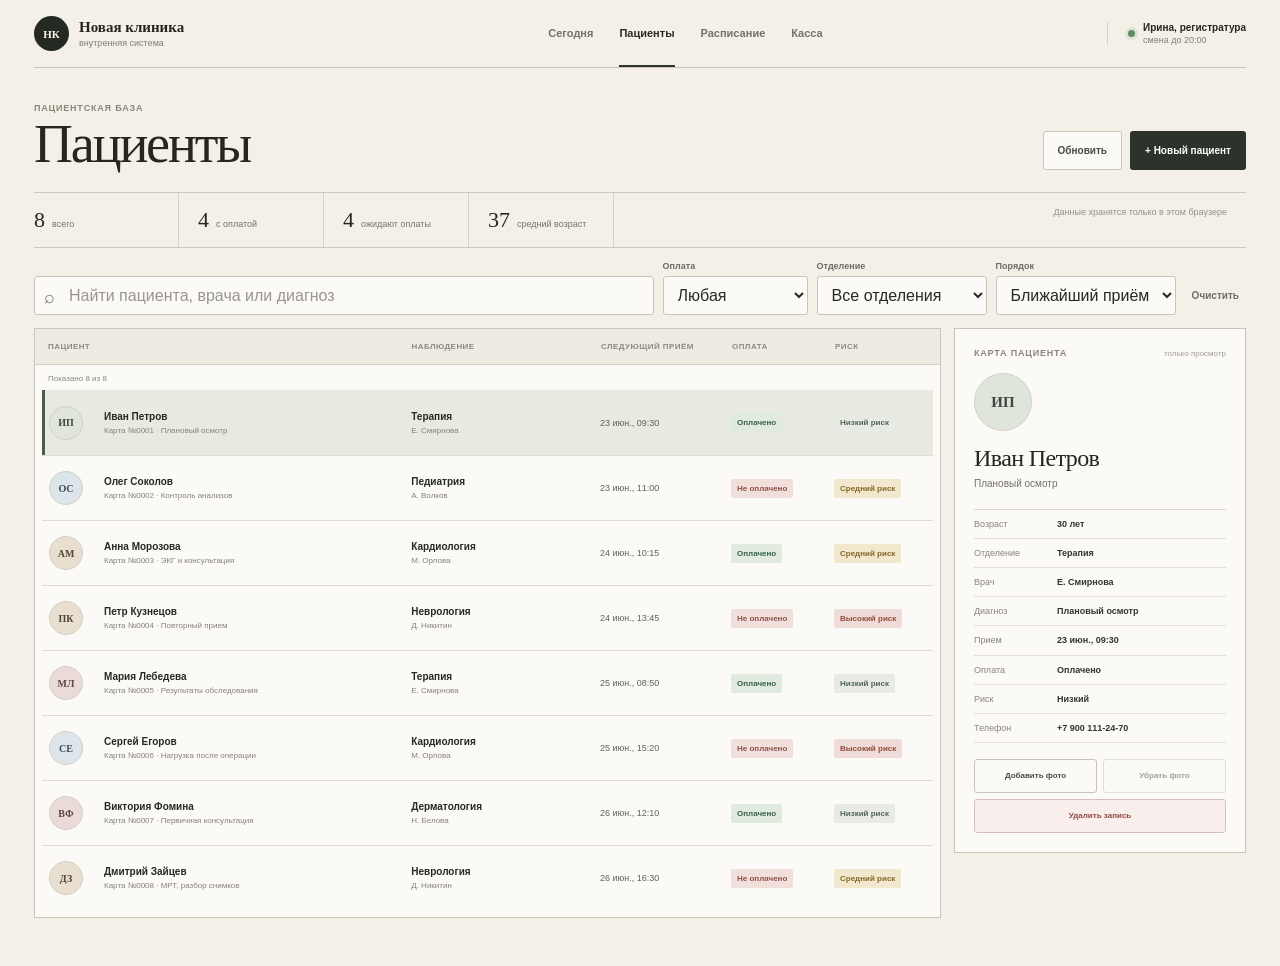
<file: index.html>
<!doctype html>
<html lang="ru">
  <head>
    <meta charset="UTF-8" />
    <meta name="viewport" content="width=device-width, initial-scale=1.0" />
    <meta
      name="description"
      content="Реестр пациентов клиники с поиском, фильтрами и карточкой пациента."
    />
    <meta name="theme-color" content="#f4f0e7" />
    <title>Реестр пациентов — Новая клиника</title>
    <link rel="stylesheet" href="css.css" />
  </head>
  <body>
    <div class="app-shell">
      <header class="topbar">
        <a class="brand" href="#" aria-label="Новая клиника">
          <span class="brand__mark" aria-hidden="true">НК</span>
          <span>
            <strong>Новая клиника</strong>
            <small>внутренняя система</small>
          </span>
        </a>

        <nav class="topnav" aria-label="Разделы">
          <a href="#">Сегодня</a>
          <a class="is-active" href="#">Пациенты</a>
          <a href="#">Расписание</a>
          <a href="#">Касса</a>
        </nav>

        <div class="operator">
          <span class="operator__status" aria-hidden="true"></span>
          <span>
            <strong>Ирина, регистратура</strong>
            <small>смена до 20:00</small>
          </span>
        </div>
      </header>

      <main>
        <section class="page-heading">
          <div>
            <p class="eyebrow">Пациентская база</p>
            <h1>Пациенты</h1>
          </div>

          <div class="topbar__actions">
            <button class="button button--quiet" id="loadBtn" type="button">
              Обновить
            </button>
            <button class="button button--primary" id="addPatientBtn" type="button">
              + Новый пациент
            </button>
          </div>
        </section>

        <section class="summary-band" aria-label="Сводка">
          <p>
            <strong id="totalPatients">0</strong>
            <span>всего</span>
          </p>
          <p>
            <strong id="paidPatients">0</strong>
            <span>с оплатой</span>
          </p>
          <p>
            <strong id="unpaidPatients">0</strong>
            <span>ожидают оплаты</span>
          </p>
          <p>
            <strong id="averageAge">0</strong>
            <span>средний возраст</span>
          </p>
          <p class="summary-band__note">
            Данные хранятся только в этом браузере
          </p>
        </section>

        <section class="toolbar" aria-label="Поиск и фильтры">
          <label class="field field--search" for="searchInput">
            <span class="visually-hidden">Поиск</span>
            <span class="search-mark" aria-hidden="true">⌕</span>
            <input
              id="searchInput"
              type="search"
              placeholder="Найти пациента, врача или диагноз"
              autocomplete="off"
            />
          </label>

          <label class="field" for="paymentFilter">
            <span class="field__label">Оплата</span>
            <select id="paymentFilter">
              <option value="all">Любая</option>
              <option value="paid">Оплачено</option>
              <option value="unpaid">Не оплачено</option>
            </select>
          </label>

          <label class="field" for="departmentFilter">
            <span class="field__label">Отделение</span>
            <select id="departmentFilter">
              <option value="all">Все отделения</option>
            </select>
          </label>

          <label class="field" for="sortSelect">
            <span class="field__label">Порядок</span>
            <select id="sortSelect">
              <option value="appointment">Ближайший приём</option>
              <option value="name">По фамилии</option>
              <option value="age">По возрасту</option>
              <option value="risk">Сначала высокий риск</option>
            </select>
          </label>

          <button class="button button--link" id="resetBtn" type="button">
            Очистить
          </button>
        </section>

        <div class="page-grid">
          <section class="workspace" aria-label="Список пациентов">
            <div class="list-heading" aria-hidden="true">
              <span>Пациент</span>
              <span>Наблюдение</span>
              <span>Следующий приём</span>
              <span>Оплата</span>
              <span>Риск</span>
            </div>

            <p class="status" id="status" role="status" aria-live="polite">
              Загружены тестовые записи
            </p>

            <div class="empty-state" id="emptyState" hidden>
              <span aria-hidden="true">—</span>
              <h2>По запросу ничего нет</h2>
              <p>Проверьте написание или снимите один из фильтров.</p>
            </div>

            <ul class="patients-list" id="patientsList"></ul>
          </section>

          <aside class="details" aria-labelledby="detailsTitle">
            <div class="details__topline">
              <p class="eyebrow">Карта пациента</p>
              <span>только просмотр</span>
            </div>
            <div class="details-photo" id="detailsPhoto" hidden></div>
            <h2 id="detailsTitle">Пациент не выбран</h2>
            <p class="details__note" id="detailsNote">
              Выберите запись в реестре слева.
            </p>

            <dl class="details-list" id="detailsList" hidden></dl>

            <div class="details-actions" id="detailsActions" hidden>
              <label class="button button--secondary button--file" for="detailsPhotoInput">
                Добавить фото
              </label>
              <button class="button button--secondary" id="removePhotoBtn" type="button">
                Убрать фото
              </button>
              <button class="button button--danger" id="deletePatientBtn" type="button">
                Удалить запись
              </button>
              <input
                class="visually-hidden"
                id="detailsPhotoInput"
                type="file"
                accept="image/*"
              />
            </div>
          </aside>
        </div>
      </main>
    </div>

    <dialog class="modal" id="patientDialog">
      <form class="patient-form" id="patientForm" novalidate>
        <div class="modal__header">
          <div>
            <p class="eyebrow">Новая запись</p>
            <h2>Добавить пациента</h2>
            <p>Поля со звёздочкой обязательны.</p>
          </div>
          <button
            class="icon-button"
            id="cancelPatientBtn"
            type="button"
            aria-label="Закрыть форму"
          >
            ×
          </button>
        </div>

        <div class="form-grid">
          <label class="field field--wide" for="patientName">
            <span class="field__label">ФИО *</span>
            <input
              id="patientName"
              name="name"
              type="text"
              placeholder="Елена Иванова"
              required
            />
          </label>

          <label class="field" for="patientAge">
            <span class="field__label">Возраст *</span>
            <input id="patientAge" name="age" type="number" min="0" max="120" required />
          </label>

          <label class="field" for="patientPhone">
            <span class="field__label">Телефон</span>
            <input
              id="patientPhone"
              name="phone"
              type="tel"
              placeholder="+7 900 000-00-00"
            />
          </label>

          <label class="field" for="patientDepartment">
            <span class="field__label">Отделение *</span>
            <input
              id="patientDepartment"
              name="department"
              type="text"
              list="departmentOptions"
              placeholder="Терапия"
              required
            />
            <datalist id="departmentOptions"></datalist>
          </label>

          <label class="field" for="patientDoctor">
            <span class="field__label">Врач *</span>
            <input
              id="patientDoctor"
              name="doctor"
              type="text"
              placeholder="И. Фамилия"
              required
            />
          </label>

          <label class="field field--wide" for="patientDiagnosis">
            <span class="field__label">Диагноз / причина визита *</span>
            <input
              id="patientDiagnosis"
              name="diagnosis"
              type="text"
              placeholder="Первичная консультация"
              required
            />
          </label>

          <label class="field field--wide" for="patientPhoto">
            <span class="field__label">Фото пациента</span>
            <input id="patientPhoto" name="photo" type="file" accept="image/*" />
            <span class="field__hint">
              Можно оставить пустым — в реестре будут инициалы.
            </span>
          </label>

          <label class="field" for="patientAppointment">
            <span class="field__label">Дата и время приёма *</span>
            <input
              id="patientAppointment"
              name="appointment"
              type="datetime-local"
              required
            />
          </label>

          <label class="field" for="patientPaid">
            <span class="field__label">Оплата</span>
            <select id="patientPaid" name="paid">
              <option value="true">Оплачено</option>
              <option value="false">Не оплачено</option>
            </select>
          </label>

          <label class="field" for="patientRisk">
            <span class="field__label">Риск</span>
            <select id="patientRisk" name="risk">
              <option value="low">Низкий</option>
              <option value="medium">Средний</option>
              <option value="high">Высокий</option>
            </select>
          </label>
        </div>

        <p class="form-error" id="formError" role="alert"></p>

        <div class="modal__footer">
          <button class="button button--secondary" type="button" id="closeFormBtn">
            Отмена
          </button>
          <button class="button button--primary" type="submit">
            Сохранить пациента
          </button>
        </div>
      </form>
    </dialog>

    <script src="js.js"></script>
  </body>
</html>
</file>
<file: css.css>
* {
  box-sizing: border-box;
}

:root {
  font-family:
    "IBM Plex Sans", "Segoe UI", Arial, sans-serif;
  color: #262620;
  background: #f4f0e7;
  font-synthesis: none;
}

body {
  margin: 0;
  min-width: 320px;
  min-height: 100vh;
}

button,
input,
select {
  font: inherit;
}

button,
a,
label {
  -webkit-tap-highlight-color: transparent;
}

.app-shell {
  width: min(1540px, 100%);
  margin: 0 auto;
  padding: 0 34px 48px;
}

.topbar {
  display: grid;
  grid-template-columns: 230px 1fr auto;
  align-items: center;
  min-height: 68px;
  border-bottom: 1px solid #cbc6b9;
}

.brand {
  display: flex;
  align-items: center;
  gap: 10px;
  color: #262620;
  text-decoration: none;
}

.brand__mark {
  display: grid;
  width: 35px;
  height: 35px;
  flex: 0 0 auto;
  place-items: center;
  border-radius: 50%;
  color: #f8f5ed;
  background: #242922;
  font-family: Georgia, "Times New Roman", serif;
  font-size: 11px;
  font-weight: 700;
}

.brand strong,
.brand small,
.operator strong,
.operator small {
  display: block;
}

.brand strong {
  font-family: Georgia, "Times New Roman", serif;
  font-size: 15px;
  font-weight: 600;
}

.brand small,
.operator small {
  margin-top: 2px;
  color: #817e73;
  font-size: 9px;
}

.topnav {
  display: flex;
  justify-content: center;
  align-self: stretch;
  gap: 26px;
}

.topnav a {
  display: flex;
  align-items: center;
  border-bottom: 2px solid transparent;
  color: #747168;
  font-size: 11px;
  font-weight: 700;
  text-decoration: none;
}

.topnav a:hover,
.topnav a.is-active {
  border-bottom-color: #2d332b;
  color: #262a25;
}

.operator {
  display: flex;
  align-items: center;
  gap: 8px;
  padding-left: 20px;
  border-left: 1px solid #d5d0c4;
}

.operator__status {
  width: 7px;
  height: 7px;
  border-radius: 50%;
  background: #5e8c65;
  box-shadow: 0 0 0 3px rgba(94, 140, 101, 0.14);
}

.operator strong {
  font-size: 10px;
}

.page-heading {
  display: flex;
  align-items: flex-end;
  justify-content: space-between;
  gap: 24px;
  padding: 35px 0 22px;
}

.eyebrow {
  margin: 0 0 6px;
  color: #8a867a;
  font-size: 9px;
  font-weight: 800;
  letter-spacing: 0.09em;
  text-transform: uppercase;
}

h1,
h2,
p {
  margin-top: 0;
}

h1 {
  margin-bottom: 0;
  font-family: Georgia, "Times New Roman", serif;
  font-size: clamp(36px, 5vw, 54px);
  font-weight: 500;
  letter-spacing: -0.04em;
  line-height: 0.95;
}

.topbar__actions {
  display: flex;
  gap: 8px;
}

.button {
  display: inline-flex;
  min-height: 39px;
  align-items: center;
  justify-content: center;
  border: 1px solid transparent;
  border-radius: 3px;
  padding: 0 14px;
  font-size: 10px;
  font-weight: 750;
  cursor: pointer;
}

.button:disabled {
  cursor: not-allowed;
  opacity: 0.5;
}

.button--primary {
  color: #fff;
  background: #2d332b;
}

.button--primary:hover {
  background: #161a16;
}

.button--quiet,
.button--secondary {
  border-color: #c9c5bb;
  color: #484941;
  background: #fbfaf6;
}

.button--quiet:hover,
.button--secondary:hover {
  border-color: #8f8c83;
  background: #fff;
}

.button--link {
  align-self: end;
  border: 0;
  padding-inline: 7px;
  color: #6f6d65;
  background: transparent;
}

.button--link:hover {
  color: #20231f;
  text-decoration: underline;
}

.summary-band {
  display: flex;
  align-items: stretch;
  margin-bottom: 13px;
  border-block: 1px solid #cbc6b9;
}

.summary-band p {
  display: flex;
  align-items: baseline;
  gap: 7px;
  min-width: 145px;
  margin: 0;
  padding: 14px 19px;
  border-right: 1px solid #d6d1c6;
}

.summary-band p:first-child {
  padding-left: 0;
}

.summary-band strong {
  font-family: Georgia, "Times New Roman", serif;
  font-size: 22px;
  font-weight: 500;
}

.summary-band span {
  color: #77746b;
  font-size: 9px;
  white-space: nowrap;
}

.summary-band .summary-band__note {
  min-width: 0;
  justify-content: flex-end;
  flex: 1;
  border-right: 0;
  color: #949086;
  font-size: 9px;
}

.toolbar {
  display: grid;
  grid-template-columns: minmax(260px, 1fr) 145px 170px 180px auto;
  align-items: end;
  gap: 9px;
  margin-bottom: 13px;
}

.field {
  display: grid;
  gap: 5px;
  margin: 0;
}

.field__label {
  color: #6d6b63;
  font-size: 9px;
  font-weight: 750;
}

.field input,
.field select {
  width: 100%;
  height: 39px;
  border: 1px solid #c9c5bb;
  border-radius: 3px;
  padding: 0 10px;
  color: #282923;
  background: #fbfaf6;
  outline: none;
}

.field input:focus,
.field select:focus {
  border-color: #52584f;
  box-shadow: 0 0 0 2px rgba(55, 66, 56, 0.11);
}

.field input::placeholder {
  color: #99968e;
}

.field--search {
  position: relative;
}

.field--search input {
  padding-left: 34px;
}

.search-mark {
  position: absolute;
  bottom: 9px;
  left: 10px;
  color: #6f716a;
  font-size: 18px;
  line-height: 1;
}

.page-grid {
  display: grid;
  grid-template-columns: minmax(690px, 1fr) 292px;
  align-items: start;
  gap: 13px;
}

.workspace,
.details {
  border: 1px solid #cbc6b9;
  background: #fbfaf6;
}

.workspace {
  min-width: 0;
  overflow: hidden;
}

.list-heading,
.patient-card__button {
  display: grid;
  grid-template-columns: 44px minmax(200px, 1.25fr) minmax(120px, 0.75fr) 120px 92px 92px;
  gap: 11px;
  align-items: center;
}

.list-heading {
  min-height: 36px;
  padding: 0 13px;
  border-bottom: 1px solid #d5d1c7;
  color: #8c8980;
  background: #eeebe3;
  font-size: 8px;
  font-weight: 800;
  letter-spacing: 0.055em;
  text-transform: uppercase;
}

.list-heading span:first-child {
  grid-column: 1 / 3;
}

.status {
  margin: 0;
  padding: 9px 13px 7px;
  color: #8a887f;
  font-size: 8px;
}

.patients-list {
  margin: 0;
  padding: 0 7px 7px;
  list-style: none;
}

.patient-card {
  margin: 0;
}

.patient-card__button {
  width: 100%;
  min-height: 65px;
  border: 0;
  border-top: 1px solid #e0ddd5;
  padding: 8px 7px;
  color: #2a2b26;
  text-align: left;
  background: transparent;
  cursor: pointer;
}

.patient-card:first-child .patient-card__button {
  border-top: 0;
}

.patient-card__button:hover {
  background: #f2f0e9;
}

.patient-card__button.is-active {
  background: #e8e9df;
  box-shadow: inset 3px 0 #495d4c;
}

.avatar,
.details-photo {
  display: grid;
  place-items: center;
  overflow: hidden;
  border: 1px solid #d3d0c7;
  border-radius: 50%;
  color: #3e4941;
  background-color: #dfe5da;
  background-repeat: no-repeat;
  font-family: Georgia, "Times New Roman", serif;
  font-weight: 700;
}

.avatar {
  width: 34px;
  height: 34px;
  font-size: 10px;
}

.avatar[data-tone="1"],
.details-photo[data-tone="1"] {
  color: #514638;
  background-color: #e8dfd0;
}

.avatar[data-tone="2"],
.details-photo[data-tone="2"] {
  color: #3f4c58;
  background-color: #dce5ea;
}

.avatar[data-tone="3"],
.details-photo[data-tone="3"] {
  color: #5b4644;
  background-color: #eadbd8;
}

.avatar--uploaded {
  color: transparent;
}

.patient-card__content,
.patient-card__care {
  min-width: 0;
}

.patient-card__content strong,
.patient-card__content span,
.patient-card__care strong,
.patient-card__care span {
  display: block;
}

.patient-card__name,
.patient-card__care strong {
  overflow: hidden;
  color: #282923;
  font-size: 10px;
  white-space: nowrap;
  text-overflow: ellipsis;
}

.patient-card__id,
.patient-card__care span {
  overflow: hidden;
  margin-top: 4px;
  color: #858279;
  font-size: 8px;
  white-space: nowrap;
  text-overflow: ellipsis;
}

.patient-card__date {
  color: #5f615b;
  font-size: 9px;
  font-variant-numeric: tabular-nums;
}

.badge,
.risk {
  display: inline-flex;
  width: fit-content;
  align-items: center;
  border-radius: 2px;
  padding: 5px 6px;
  font-size: 8px;
  font-weight: 800;
  white-space: nowrap;
}

.badge--paid {
  color: #356044;
  background: #e1eadf;
}

.badge--unpaid {
  color: #8f5349;
  background: #f1dfdb;
}

.risk--low {
  color: #526455;
  background: #e7ebe4;
}

.risk--medium {
  color: #846527;
  background: #f2e8cd;
}

.risk--high {
  color: #91483f;
  background: #efdbd7;
}

.empty-state {
  display: grid;
  min-height: 310px;
  place-items: center;
  align-content: center;
  padding: 30px;
  color: #89867d;
  text-align: center;
}

.empty-state[hidden] {
  display: none;
}

.empty-state > span {
  margin-bottom: 10px;
  font-family: Georgia, "Times New Roman", serif;
  font-size: 30px;
}

.empty-state h2 {
  margin-bottom: 5px;
  color: #3a3b35;
  font-family: Georgia, "Times New Roman", serif;
  font-size: 20px;
  font-weight: 500;
}

.empty-state p {
  margin: 0;
  font-size: 10px;
}

.details {
  position: sticky;
  top: 12px;
  min-height: 470px;
  padding: 19px;
}

.details__topline {
  display: flex;
  align-items: baseline;
  justify-content: space-between;
  gap: 12px;
  margin-bottom: 15px;
}

.details__topline .eyebrow {
  margin: 0;
}

.details__topline > span {
  color: #a19e95;
  font-size: 8px;
}

.details-photo {
  width: 58px;
  height: 58px;
  margin-bottom: 14px;
  font-size: 15px;
}

.details-photo[hidden] {
  display: none;
}

.details h2 {
  margin: 0 0 5px;
  font-family: Georgia, "Times New Roman", serif;
  font-size: 24px;
  font-weight: 500;
  letter-spacing: -0.025em;
}

.details__note {
  margin: 0 0 17px;
  color: #75736b;
  font-size: 10px;
  line-height: 1.45;
}

.details-list {
  display: grid;
  grid-template-columns: 83px 1fr;
  margin: 0;
  border-top: 1px solid #d9d5cb;
}

.details-list[hidden] {
  display: none;
}

.details-list dt,
.details-list dd {
  margin: 0;
  padding: 8px 0;
  border-bottom: 1px solid #e2dfd6;
  font-size: 9px;
  line-height: 1.35;
}

.details-list dt {
  color: #88857c;
}

.details-list dd {
  color: #32342f;
  font-weight: 650;
}

.details-actions {
  display: grid;
  grid-template-columns: 1fr 1fr;
  gap: 6px;
  margin-top: 16px;
}

.details-actions[hidden] {
  display: none;
}

.details-actions .button {
  min-height: 34px;
  padding-inline: 8px;
  font-size: 8px;
}

.button--danger {
  grid-column: 1 / -1;
  border-color: #d9beb9;
  color: #91473f;
  background: #f8eeeb;
}

.button--danger:hover {
  border-color: #b8746c;
  background: #f4dfdc;
}

.modal {
  width: min(650px, calc(100% - 30px));
  max-height: calc(100vh - 30px);
  overflow: auto;
  border: 1px solid #9e9a8e;
  border-radius: 4px;
  padding: 0;
  color: #292a25;
  background: #f7f4ec;
  box-shadow: 0 24px 80px rgba(50, 46, 35, 0.25);
}

.modal::backdrop {
  background: rgba(38, 38, 32, 0.52);
}

.patient-form {
  padding: 22px;
}

.modal__header {
  display: flex;
  align-items: flex-start;
  justify-content: space-between;
  gap: 20px;
  margin-bottom: 20px;
  padding-bottom: 15px;
  border-bottom: 1px solid #d3cfc3;
}

.modal__header h2 {
  margin: 0;
  font-family: Georgia, "Times New Roman", serif;
  font-size: 26px;
  font-weight: 500;
}

.modal__header p:last-child {
  margin: 5px 0 0;
  color: #817e75;
  font-size: 9px;
}

.icon-button {
  display: grid;
  width: 31px;
  height: 31px;
  flex: 0 0 auto;
  place-items: center;
  border: 1px solid #c9c5ba;
  border-radius: 50%;
  color: #5d5c55;
  background: transparent;
  font-size: 18px;
  cursor: pointer;
}

.icon-button:hover {
  background: #ebe7de;
}

.form-grid {
  display: grid;
  grid-template-columns: 1fr 1fr;
  gap: 14px;
}

.field--wide {
  grid-column: 1 / -1;
}

.form-grid .field__hint {
  color: #8a877e;
  font-size: 8px;
  line-height: 1.4;
}

.form-grid input[type="file"] {
  height: auto;
  padding: 8px;
  font-size: 9px;
}

.form-error {
  min-height: 18px;
  margin: 13px 0 0;
  color: #a2453d;
  font-size: 9px;
}

.modal__footer {
  display: flex;
  justify-content: flex-end;
  gap: 7px;
  margin-top: 3px;
  padding-top: 16px;
  border-top: 1px solid #d3cfc3;
}

.visually-hidden {
  position: absolute;
  width: 1px;
  height: 1px;
  overflow: hidden;
  clip: rect(0 0 0 0);
  clip-path: inset(50%);
  white-space: nowrap;
}

@media (max-width: 1100px) {
  .app-shell {
    padding-inline: 20px;
  }

  .toolbar {
    grid-template-columns: minmax(220px, 1fr) repeat(3, 150px);
  }

  .toolbar .button--link {
    grid-column: 1 / -1;
    justify-self: end;
  }

  .page-grid {
    grid-template-columns: 1fr;
  }

  .details {
    position: static;
    display: grid;
    grid-template-columns: 70px minmax(180px, 0.8fr) 1.2fr;
    column-gap: 14px;
    min-height: auto;
  }

  .details__topline {
    grid-column: 1 / -1;
  }

  .details-photo {
    grid-column: 1;
    grid-row: 2 / 4;
  }

  .details h2,
  .details__note {
    grid-column: 2;
  }

  .details-list {
    grid-column: 3;
    grid-row: 2 / 5;
  }

  .details-actions {
    grid-column: 1 / 3;
  }
}

@media (max-width: 820px) {
  .topbar {
    grid-template-columns: 1fr auto;
  }

  .topnav {
    display: none;
  }

  .toolbar {
    grid-template-columns: 1fr 1fr;
  }

  .field--search {
    grid-column: 1 / -1;
  }

  .list-heading {
    display: none;
  }

  .patient-card__button {
    grid-template-columns: 40px minmax(160px, 1fr) 105px 85px;
  }

  .patient-card__care {
    display: none;
  }

  .patient-card__date {
    grid-column: 3;
  }

  .badge {
    grid-column: 4;
  }

  .risk {
    grid-column: 3;
    grid-row: 2;
  }
}

@media (max-width: 600px) {
  .app-shell {
    padding: 0 12px 30px;
  }

  .topbar {
    min-height: 58px;
  }

  .operator {
    display: none;
  }

  .page-heading {
    align-items: flex-start;
    padding-top: 25px;
  }

  .button--quiet {
    display: none;
  }

  .summary-band {
    overflow-x: auto;
  }

  .summary-band p {
    min-width: 125px;
  }

  .summary-band .summary-band__note {
    display: none;
  }

  .toolbar {
    grid-template-columns: 1fr;
  }

  .field--search,
  .toolbar .button--link {
    grid-column: auto;
  }

  .patient-card__button {
    grid-template-columns: 40px 1fr auto;
    gap: 8px;
  }

  .patient-card__date,
  .risk {
    display: none;
  }

  .badge {
    grid-column: 3;
  }

  .details {
    display: block;
  }

  .details-photo {
    margin-bottom: 12px;
  }

  .details-actions {
    display: grid;
  }

  .form-grid {
    grid-template-columns: 1fr;
  }

  .field--wide {
    grid-column: auto;
  }
}
</file>
